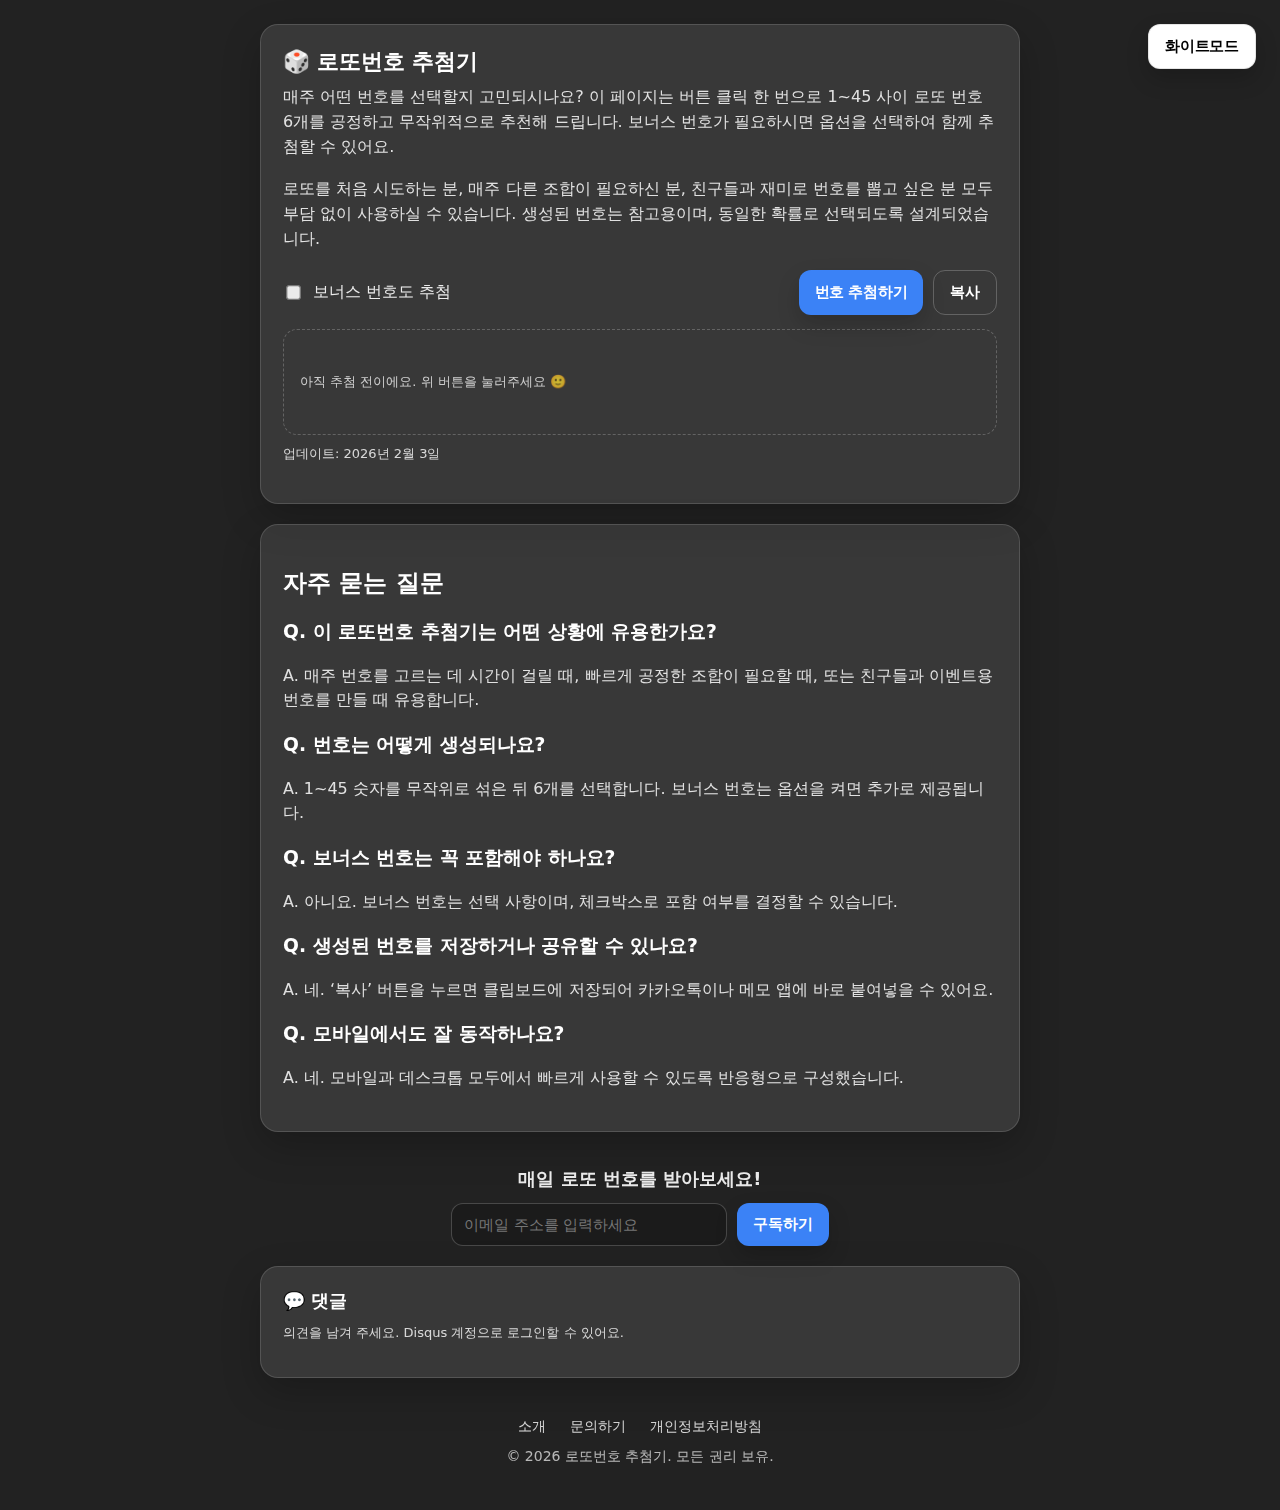
<file: index.html>
<!doctype html>
<html lang="ko">
<head>
  <meta charset="utf-8" />
  <meta name="viewport" content="width=device-width, initial-scale=1" />
  <title>로또번호 추첨기 | 무료 로또 번호 6개 생성</title>
  <meta name="description" content="버튼 한 번으로 1~45 사이 로또 번호 6개를 무작위로 생성합니다. 보너스 번호 포함 여부도 선택할 수 있어요.">
  <meta name="keywords" content="로또, 로또번호, 로또번호 추첨기, 로또번호 생성기, 무료 로또">
  <link rel="canonical" href="https://productbuilder1-2wa.pages.dev/" />
  <meta property="og:site_name" content="로또번호 추첨기">
  <meta property="og:title" content="로또번호 추첨기 | 무료 로또 번호 6개 생성">
  <meta property="og:description" content="버튼 한 번으로 1~45 사이 로또 번호 6개를 무작위로 생성합니다. 보너스 번호 포함 여부도 선택할 수 있어요.">
  <meta property="og:image" content="https://productbuilder1-2wa.pages.dev/favicon.svg">
  <meta property="og:url" content="https://productbuilder1-2wa.pages.dev/">
  <meta property="og:type" content="website">
  <meta name="twitter:card" content="summary_large_image">
  <meta name="twitter:title" content="로또번호 추첨기 | 무료 로또 번호 6개 생성">
  <meta name="twitter:description" content="버튼 한 번으로 1~45 사이 로또 번호 6개를 무작위로 생성합니다. 보너스 번호 포함 여부도 선택할 수 있어요.">
  <meta name="twitter:image" content="https://productbuilder1-2wa.pages.dev/favicon.svg">
  <meta name="naver-site-verification" content="d7fdec3fb6d5fc772af21d9da0bc56d8f49df584" />
  <link rel="icon" href="/favicon.svg" type="image/svg+xml" sizes="any">
  <link rel="apple-touch-icon" href="/favicon.svg">
  <link rel="preload" href="style.css" as="style">
  <link rel="stylesheet" href="style.css" media="print" onload="this.media='all'">
  <noscript><link rel="stylesheet" href="style.css"></noscript>
  <script>
    (function () {
      var primaryHost = "productbuilder1-2wa.pages.dev";
      var host = window.location.hostname;
      if (host && host !== primaryHost && host !== "localhost" && host !== "127.0.0.1") {
        var target = "https://" + primaryHost + window.location.pathname + window.location.search + window.location.hash;
        window.location.replace(target);
      }
    })();
  </script>
  <script type="application/ld+json">
    {
      "@context": "https://schema.org",
      "@graph": [
        {
          "@type": "WebSite",
          "@id": "https://productbuilder1-2wa.pages.dev/#website",
          "name": "로또번호 추첨기",
          "url": "https://productbuilder1-2wa.pages.dev/",
          "inLanguage": "ko",
          "description": "버튼 한 번으로 1~45 사이 로또 번호 6개를 무작위로 생성합니다. 보너스 번호 포함 여부도 선택할 수 있어요."
        },
        {
          "@type": "WebPage",
          "@id": "https://productbuilder1-2wa.pages.dev/#webpage",
          "name": "로또번호 추첨기 | 무료 로또 번호 6개 생성",
          "url": "https://productbuilder1-2wa.pages.dev/",
          "inLanguage": "ko",
          "description": "버튼 한 번으로 1~45 사이 로또 번호 6개를 무작위로 생성합니다. 보너스 번호 포함 여부도 선택할 수 있어요.",
          "isPartOf": {
            "@id": "https://productbuilder1-2wa.pages.dev/#website"
          }
        }
      ]
    }
  </script>
  <script async src="https://pagead2.googlesyndication.com/pagead/js/adsbygoogle.js?client=ca-pub-6010797332920736"
     crossorigin="anonymous"></script>
  <!-- Google tag (gtag.js) -->
  <script async src="https://www.googletagmanager.com/gtag/js?id=G-41WW1TN2V0"></script>
  <script>
    window.dataLayer = window.dataLayer || [];
    function gtag(){dataLayer.push(arguments);}
    gtag('js', new Date());

    gtag('config', 'G-41WW1TN2V0');
  </script>
  <script type="text/javascript">
    (function(c,l,a,r,i,t,y){
        c[a]=c[a]||function(){(c[a].q=c[a].q||[]).push(arguments)};
        t=l.createElement(r);t.async=1;t.src="https://www.clarity.ms/tag/"+i;
        y=l.getElementsByTagName(r)[0];y.parentNode.insertBefore(t,y);
    })(window, document, "clarity", "script", "va45gzot95");
  </script>
</head>

<body>
  <div class="theme-container">
    <button id="themeBtn" type="button"></button>
  </div>

  <main class="card">
    <h1>🎲 로또번호 추첨기</h1>
    <p>
      매주 어떤 번호를 선택할지 고민되시나요? 이 페이지는 버튼 클릭 한 번으로 1~45 사이 로또 번호 6개를
      공정하고 무작위적으로 추천해 드립니다. 보너스 번호가 필요하시면 옵션을 선택하여 함께 추첨할 수 있어요.
    </p>
    <p>
      로또를 처음 시도하는 분, 매주 다른 조합이 필요하신 분, 친구들과 재미로 번호를 뽑고 싶은 분 모두
      부담 없이 사용하실 수 있습니다. 생성된 번호는 참고용이며, 동일한 확률로 선택되도록 설계되었습니다.
    </p>

    <div class="row">
      <div class="left">
        <input id="bonusToggle" type="checkbox" />
        <label for="bonusToggle">보너스 번호도 추첨</label>
      </div>

      <div class="actions">
        <button id="drawBtn" class="primary" type="button">번호 추첨하기</button>
        <button id="copyBtn" class="ghost" type="button">복사</button>
      </div>
    </div>

    <div id="result" class="numbers" aria-live="polite">
      <span class="hint">아직 추첨 전이에요. 위 버튼을 눌러주세요 🙂</span>
    </div>

    <div class="meta" id="meta"></div>
    <p class="meta" style="margin-top: 6px;">업데이트: 2026년 2월 3일</p>
  </main>
  
  <section class="card" aria-label="자주 묻는 질문">
    <h2>자주 묻는 질문</h2>
    <div class="faq">
      <h3>Q. 이 로또번호 추첨기는 어떤 상황에 유용한가요?</h3>
      <p>A. 매주 번호를 고르는 데 시간이 걸릴 때, 빠르게 공정한 조합이 필요할 때, 또는 친구들과 이벤트용 번호를 만들 때 유용합니다.</p>
      <h3>Q. 번호는 어떻게 생성되나요?</h3>
      <p>A. 1~45 숫자를 무작위로 섞은 뒤 6개를 선택합니다. 보너스 번호는 옵션을 켜면 추가로 제공됩니다.</p>
      <h3>Q. 보너스 번호는 꼭 포함해야 하나요?</h3>
      <p>A. 아니요. 보너스 번호는 선택 사항이며, 체크박스로 포함 여부를 결정할 수 있습니다.</p>
      <h3>Q. 생성된 번호를 저장하거나 공유할 수 있나요?</h3>
      <p>A. 네. ‘복사’ 버튼을 누르면 클립보드에 저장되어 카카오톡이나 메모 앱에 바로 붙여넣을 수 있어요.</p>
      <h3>Q. 모바일에서도 잘 동작하나요?</h3>
      <p>A. 네. 모바일과 데스크톱 모두에서 빠르게 사용할 수 있도록 반응형으로 구성했습니다.</p>
    </div>
  </section>

  <div class="subscribe-container">
      <h2>매일 로또 번호를 받아보세요!</h2>
      <form action="https://formspree.io/f/xkobjbrd" method="POST" class="subscribe-form">
        <input type="hidden" name="subject" value="매일 로또 번호 구독">
        <input type="email" name="email" placeholder="이메일 주소를 입력하세요" required>
        <button type="submit">구독하기</button>
      </form>
      <!-- AddToAny BEGIN -->
      <div class="a2a_kit a2a_kit_size_32 a2a_default_style" aria-label="SNS 공유">
        <a class="a2a_dd" href="https://www.addtoany.com/share"></a>
        <a class="a2a_button_facebook"></a>
        <a class="a2a_button_kakao"></a>
        <a class="a2a_button_reddit"></a>
        <a class="a2a_button_twitter"></a>
        <a class="a2a_button_threads"></a>
        <a class="a2a_button_whatsapp"></a>
        <a class="a2a_button_linkedin"></a>
        <a class="a2a_button_line"></a>
        <a class="a2a_button_copy_link"></a>
      </div>
      <script defer src="https://static.addtoany.com/menu/page.js"></script>
      <!-- AddToAny END -->
  </div>

  <section class="card comments-card" aria-label="댓글">
    <h2>💬 댓글</h2>
    <p>의견을 남겨 주세요. Disqus 계정으로 로그인할 수 있어요.</p>
    <div id="disqus_thread"></div>
  </section>

  <footer style="text-align: center; margin-top: 20px; font-size: 14px; opacity: 0.8;">
    <a href="about.html" style="color: inherit; margin: 0 10px;">소개</a>
    <a href="contact.html" style="color: inherit; margin: 0 10px;">문의하기</a>
    <a href="privacy.html" style="color: inherit; margin: 0 10px;">개인정보처리방침</a>
    <p style="margin-top: 10px;">© 2026 로또번호 추첨기. 모든 권리 보유.</p>
  </footer>

  <script>
    /**
    *  RECOMMENDED CONFIGURATION VARIABLES: EDIT AND UNCOMMENT THE SECTION BELOW TO INSERT DYNAMIC VALUES FROM YOUR PLATFORM OR CMS.
    *  LEARN WHY DEFINING THESE VARIABLES IS IMPORTANT: https://disqus.com/admin/universalcode/#configuration-variables    */
    var disqus_config = function () {
      const canonicalUrl = window.location.href.split("#")[0];
      this.page.url = canonicalUrl;
      this.page.identifier = window.location.pathname || canonicalUrl;
    };
    (function() { // DON'T EDIT BELOW THIS LINE
    var d = document, s = d.createElement('script');
    s.src = 'https://lotterysubstription.disqus.com/embed.js';
    s.setAttribute('data-timestamp', +new Date());
    (d.head || d.body).appendChild(s);
    })();
  </script>
  <noscript>Please enable JavaScript to view the <a href="https://disqus.com/?ref_noscript">comments powered by Disqus.</a></noscript>

  <script>
    const $ = (sel) => document.querySelector(sel);

    // Theme Toggle
    const themeBtn = $("#themeBtn");
    const body = document.body;

    function applyTheme(theme) {
      if (theme === 'light') {
        body.classList.add("light-mode");
        themeBtn.textContent = "다크모드";
      } else {
        body.classList.remove("light-mode");
        themeBtn.textContent = "화이트모드";
      }
    }

    themeBtn.addEventListener("click", () => {
      const currentTheme = body.classList.contains("light-mode") ? 'light' : 'dark';
      const newTheme = currentTheme === 'light' ? 'dark' : 'light';
      localStorage.setItem("theme", newTheme);
      applyTheme(newTheme);
    });

    // Apply saved theme on load
    const savedTheme = localStorage.getItem("theme") || 'dark';
    applyTheme(savedTheme);


    // Lotto App Logic
    function drawLotto(includeBonus = false) {
      const pool = Array.from({ length: 45 }, (_, i) => i + 1);

      // Fisher–Yates shuffle
      for (let i = pool.length - 1; i > 0; i--) {
        const j = Math.floor(Math.random() * (i + 1));
        [pool[i], pool[j]] = [pool[j], pool[i]];
      }

      const main = pool.slice(0, 6).sort((a, b) => a - b);
      const bonus = includeBonus ? pool[6] : null;
      return { main, bonus };
    }

    // 번호에 따른 색 클래스 반환
    function colorClass(n) {
      if (n <= 10) return "c1";
      if (n <= 20) return "c2";
      if (n <= 30) return "c3";
      if (n <= 40) return "c4";
      return "c5"; // 41~45
    }

    function makeBall(n) {
      const ball = document.createElement("div");
      ball.className = `ball ${colorClass(n)}`;
      ball.textContent = n;
      return ball;
    }

    function render({ main, bonus }) {
      const result = $("#result");
      result.innerHTML = "";

      main.forEach((n) => result.appendChild(makeBall(n)));

      if (bonus !== null) {
        const sep = document.createElement("div");
        sep.className = "sep";
        sep.textContent = "+";
        result.appendChild(sep);

        result.appendChild(makeBall(bonus));
      }

      const now = new Date();
      $("#meta").textContent = `추첨 시간: ${now.toLocaleString("ko-KR")}`;
    }

    function toText({ main, bonus }) {
      return bonus !== null
        ? `${main.join(", ")} + 보너스 ${bonus}`
        : main.join(", ");
    }

    let last = null;

    $("#drawBtn").addEventListener("click", () => {
      const includeBonus = $("#bonusToggle").checked;
      last = drawLotto(includeBonus);
      render(last);
    });

    $("#copyBtn").addEventListener("click", async () => {
      if (!last) {
        alert("먼저 번호를 추첨해 주세요!");
        return;
      }
      try {
        await navigator.clipboard.writeText(toText(last));
        alert("클립보드에 복사했어요!");
      } catch (e) {
        // fallback
        const ta = document.createElement("textarea");
        ta.value = toText(last);
        document.body.appendChild(ta);
        ta.select();
        document.execCommand("copy");
        ta.remove();
        alert("복사했어요!");
      }
    });
  </script>
  <script type="application/ld+json">
    {
      "@context": "https://schema.org",
      "@type": "FAQPage",
      "mainEntity": [
        {
          "@type": "Question",
          "name": "이 로또번호 추첨기는 어떤 상황에 유용한가요?",
          "acceptedAnswer": {
            "@type": "Answer",
            "text": "매주 번호를 고르는 데 시간이 걸릴 때, 빠르게 공정한 조합이 필요할 때, 또는 친구들과 이벤트용 번호를 만들 때 유용합니다."
          }
        },
        {
          "@type": "Question",
          "name": "번호는 어떻게 생성되나요?",
          "acceptedAnswer": {
            "@type": "Answer",
            "text": "1~45 숫자를 무작위로 섞은 뒤 6개를 선택합니다. 보너스 번호는 옵션을 켜면 추가로 제공됩니다."
          }
        },
        {
          "@type": "Question",
          "name": "보너스 번호는 꼭 포함해야 하나요?",
          "acceptedAnswer": {
            "@type": "Answer",
            "text": "아니요. 보너스 번호는 선택 사항이며, 체크박스로 포함 여부를 결정할 수 있습니다."
          }
        },
        {
          "@type": "Question",
          "name": "생성된 번호를 저장하거나 공유할 수 있나요?",
          "acceptedAnswer": {
            "@type": "Answer",
            "text": "네. ‘복사’ 버튼을 누르면 클립보드에 저장되어 카카오톡이나 메모 앱에 바로 붙여넣을 수 있어요."
          }
        },
        {
          "@type": "Question",
          "name": "모바일에서도 잘 동작하나요?",
          "acceptedAnswer": {
            "@type": "Answer",
            "text": "네. 모바일과 데스크톱 모두에서 빠르게 사용할 수 있도록 반응형으로 구성했습니다."
          }
        }
      ]
    }
  </script>

  <script>
    window.Userback = window.Userback || {};
    Userback.access_token = "A-sgMCnjnw3FwRrWy8Y0mwKq0xt";
    (function(d) {
      var s = d.createElement('script');s.async = true;s.src = 'https://static.userback.io/widget/v1.js';(d.head || d.body).appendChild(s);
    })(document);
  </script>
</body>
</html>
</file>
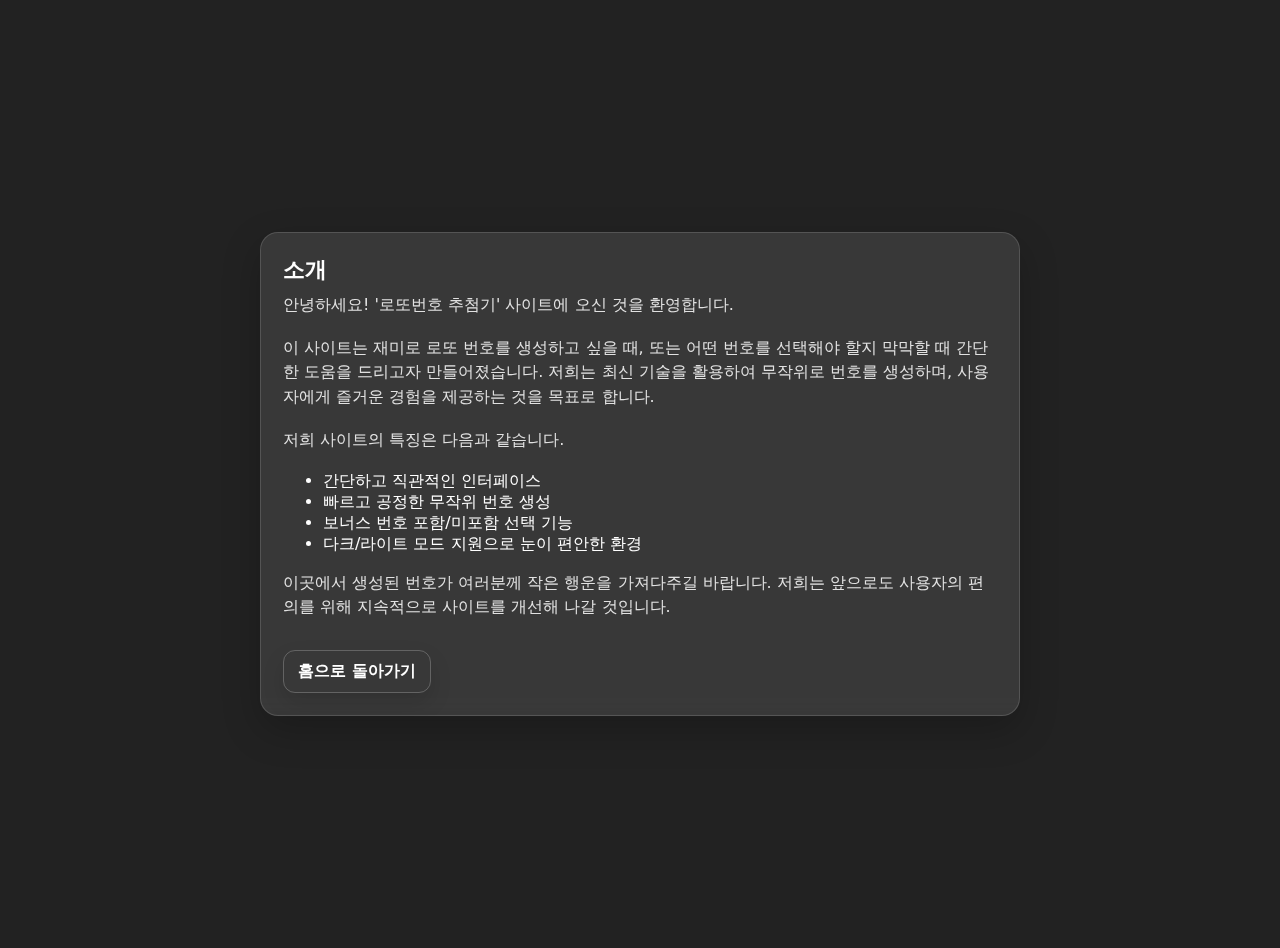
<file: about.html>
<!doctype html>
<html lang="ko">
<head>
  <meta charset="utf-8" />
  <meta name="viewport" content="width=device-width, initial-scale=1" />
  <title>소개 - 로또번호 추첨기</title>
  <meta name="description" content="로또번호 추첨기 사이트를 소개합니다. 저희는 사용자에게 즐거운 경험을 제공하는 것을 목표로 합니다.">
  <link rel="canonical" href="https://lotterysubstription.web.app/about.html" />
  <link rel="icon" href="favicon.svg" type="image/svg+xml">
  <link rel="stylesheet" href="style.css">
  <!-- Google tag (gtag.js) -->
  <script async src="https://www.googletagmanager.com/gtag/js?id=G-41WW1TN2V0"></script>
  <script>
    window.dataLayer = window.dataLayer || [];
    function gtag(){dataLayer.push(arguments);}
    gtag('js', new Date());

    gtag('config', 'G-41WW1TN2V0');
  </script>
  <script type="text/javascript">
    (function(c,l,a,r,i,t,y){
        c[a]=c[a]||function(){(c[a].q=c[a].q||[]).push(arguments)};
        t=l.createElement(r);t.async=1;t.src="https://www.clarity.ms/tag/"+i;
        y=l.getElementsByTagName(r)[0];y.parentNode.insertBefore(t,y);
    })(window, document, "clarity", "script", "va45gzot95");
  </script>
</head>
<body>
  <main class="card">
    <h1>소개</h1>
    <p>안녕하세요! '로또번호 추첨기' 사이트에 오신 것을 환영합니다.</p>
    <p>이 사이트는 재미로 로또 번호를 생성하고 싶을 때, 또는 어떤 번호를 선택해야 할지 막막할 때 간단한 도움을 드리고자 만들어졌습니다. 저희는 최신 기술을 활용하여 무작위로 번호를 생성하며, 사용자에게 즐거운 경험을 제공하는 것을 목표로 합니다.</p>
    <p>저희 사이트의 특징은 다음과 같습니다.</p>
    <ul>
      <li>간단하고 직관적인 인터페이스</li>
      <li>빠르고 공정한 무작위 번호 생성</li>
      <li>보너스 번호 포함/미포함 선택 기능</li>
      <li>다크/라이트 모드 지원으로 눈이 편안한 환경</li>
    </ul>
    <p>이곳에서 생성된 번호가 여러분께 작은 행운을 가져다주길 바랍니다. 저희는 앞으로도 사용자의 편의를 위해 지속적으로 사이트를 개선해 나갈 것입니다.</p>
    <a href="index.html" class="link-button">홈으로 돌아가기</a>
  </main>
</body>
</html>
</file>
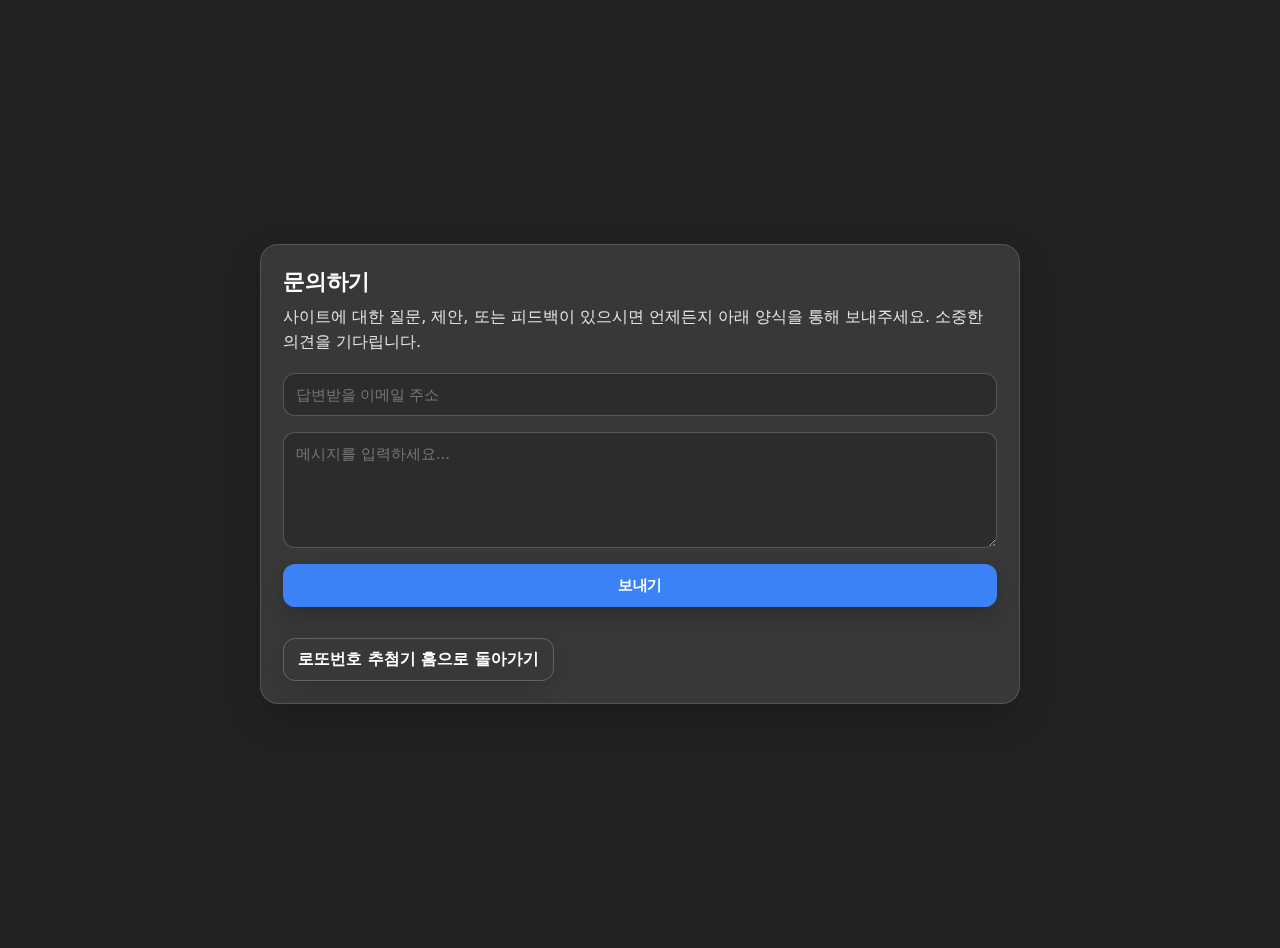
<file: contact.html>
<!doctype html>
<html lang="ko">
<head>
  <meta charset="utf-8" />
  <meta name="viewport" content="width=device-width, initial-scale=1" />
  <title>문의하기 | 로또번호 추첨기</title>
  <meta name="description" content="로또번호 추첨기 사용 중 문의 사항이나 제안이 있다면 연락해 주세요. 빠르게 답변드리겠습니다.">
  <meta name="keywords" content="로또번호 추첨기, 문의, 피드백, 제안">
  <link rel="canonical" href="https://478334c9.productbuilder1-2wa.pages.dev/contact.html" />
  <meta property="og:title" content="문의하기 - 로또번호 추첨기">
  <meta property="og:description" content="로또번호 추첨기에 대한 질문, 제안, 또는 피드백이 있으시면 언제든지 문의해주세요.">
  <meta property="og:image" content="https://478334c9.productbuilder1-2wa.pages.dev/favicon.svg">
  <meta property="og:url" content="https://478334c9.productbuilder1-2wa.pages.dev/contact.html">
  <meta property="og:type" content="website">
  <meta name="twitter:card" content="summary_large_image">
  <meta name="twitter:title" content="문의하기 - 로또번호 추첨기">
  <meta name="twitter:description" content="로또번호 추첨기에 대한 질문, 제안, 또는 피드백이 있으시면 언제든지 문의해주세요.">
  <meta name="twitter:image" content="https://478334c9.productbuilder1-2wa.pages.dev/favicon.svg">
  <link rel="icon" href="favicon.svg" type="image/svg+xml">
  <link rel="stylesheet" href="style.css">
  <!-- Google tag (gtag.js) -->
  <script async src="https://www.googletagmanager.com/gtag/js?id=G-41WW1TN2V0"></script>
  <script>
    window.dataLayer = window.dataLayer || [];
    function gtag(){dataLayer.push(arguments);}
    gtag('js', new Date());

    gtag('config', 'G-41WW1TN2V0');
  </script>
  <script type="text/javascript">
    (function(c,l,a,r,i,t,y){
        c[a]=c[a]||function(){(c[a].q=c[a].q||[]).push(arguments)};
        t=l.createElement(r);t.async=1;t.src="https://www.clarity.ms/tag/"+i;
        y=l.getElementsByTagName(r)[0];y.parentNode.insertBefore(t,y);
    })(window, document, "clarity", "script", "va45gzot95");
  </script>
</head>
<body>
  <main class="card">
    <h1>문의하기</h1>
    <p>사이트에 대한 질문, 제안, 또는 피드백이 있으시면 언제든지 아래 양식을 통해 보내주세요. 소중한 의견을 기다립니다.</p>
    <form action="https://formspree.io/f/YOUR_FORMSPREE_ID" method="POST" class="subscribe-form" style="flex-direction: column; align-items: stretch; gap: 16px;">
      <input type="email" name="email" placeholder="답변받을 이메일 주소" required>
      <textarea name="message" rows="5" placeholder="메시지를 입력하세요..." required style="padding: 12px; border-radius: 12px; border: 1px solid var(--input-border); background-color: var(--input-bg); color: var(--text); font-size: 15px; font-family: inherit;"></textarea>
      <button type="submit">보내기</button>
    </form>
    <br>
    <a href="/" class="link-button">로또번호 추첨기 홈으로 돌아가기</a>
  </main>
</body>
</html>
</file>
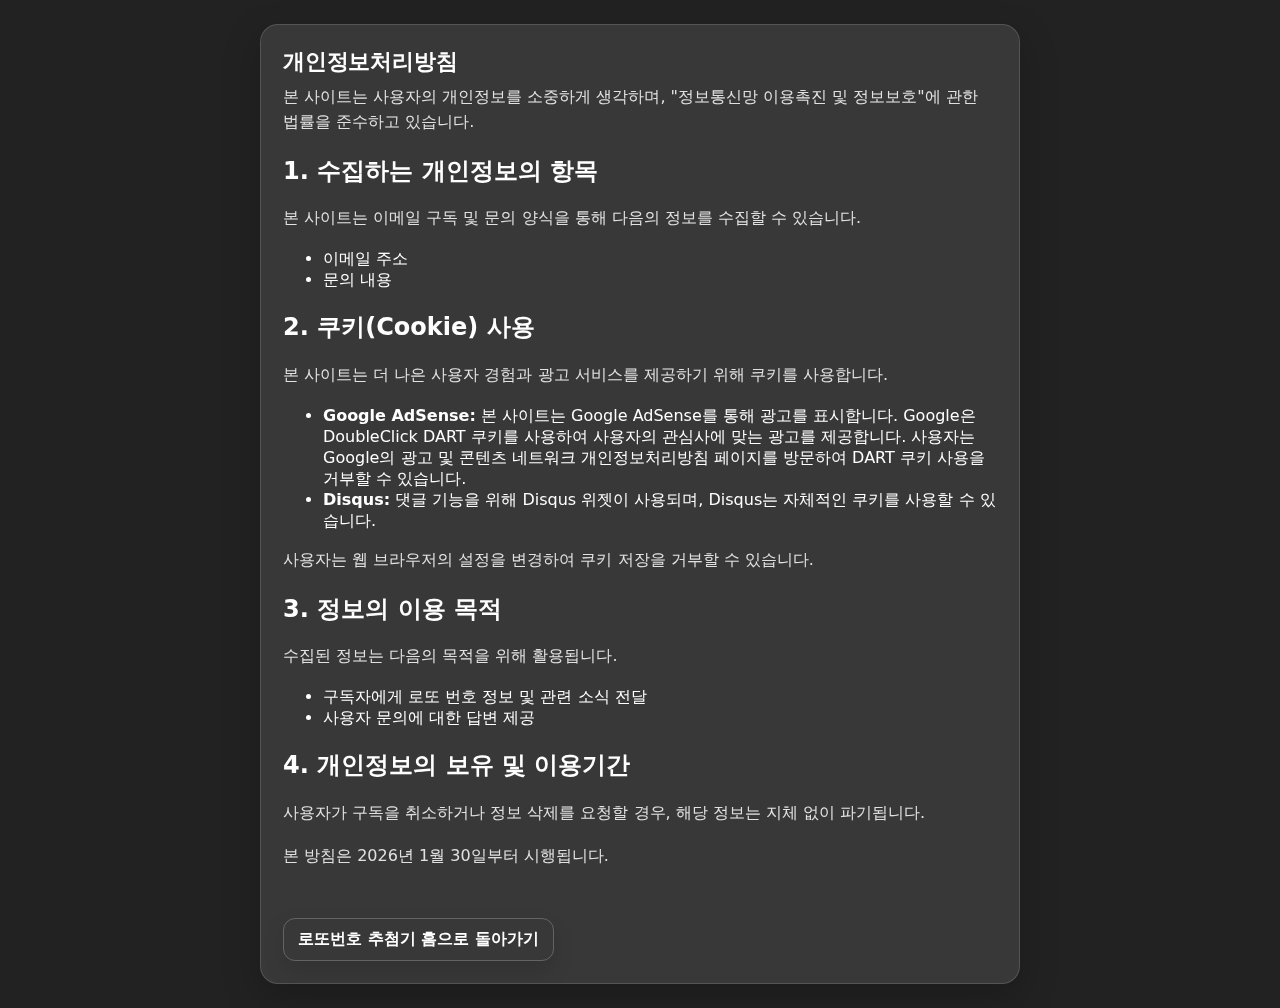
<file: privacy.html>
<!doctype html>
<html lang="ko">
<head>
  <meta charset="utf-8" />
  <meta name="viewport" content="width=device-width, initial-scale=1" />
  <title>개인정보처리방침 | 로또번호 추첨기</title>
  <meta name="description" content="로또번호 추첨기의 개인정보 수집 항목과 이용 목적, 보관 기간을 안내합니다.">
  <meta name="keywords" content="개인정보처리방침, 로또번호 추첨기, 개인정보, 쿠키">
  <link rel="canonical" href="https://productbuilder1-2wa.pages.dev/privacy.html" />
  <meta property="og:site_name" content="로또번호 추첨기">
  <meta property="og:title" content="개인정보처리방침 - 로또번호 추첨기">
  <meta property="og:description" content="로또번호 추첨기의 개인정보처리방침입니다. 사용자의 개인정보를 소중하게 생각하며 관련 법률을 준수합니다.">
  <meta property="og:image" content="https://productbuilder1-2wa.pages.dev/favicon.svg">
  <meta property="og:url" content="https://productbuilder1-2wa.pages.dev/privacy.html">
  <meta property="og:type" content="website">
  <meta name="twitter:card" content="summary_large_image">
  <meta name="twitter:title" content="개인정보처리방침 - 로또번호 추첨기">
  <meta name="twitter:description" content="로또번호 추첨기의 개인정보처리방침입니다. 사용자의 개인정보를 소중하게 생각하며 관련 법률을 준수합니다.">
  <meta name="twitter:image" content="https://productbuilder1-2wa.pages.dev/favicon.svg">
  <link rel="icon" href="/favicon.svg" type="image/svg+xml" sizes="any">
  <link rel="apple-touch-icon" href="/favicon.svg">
  <link rel="preload" href="style.css" as="style">
  <link rel="stylesheet" href="style.css" media="print" onload="this.media='all'">
  <noscript><link rel="stylesheet" href="style.css"></noscript>
  <script>
    (function () {
      var primaryHost = "productbuilder1-2wa.pages.dev";
      var host = window.location.hostname;
      if (host && host !== primaryHost && host !== "localhost" && host !== "127.0.0.1") {
        var target = "https://" + primaryHost + window.location.pathname + window.location.search + window.location.hash;
        window.location.replace(target);
      }
    })();
  </script>
  <script type="application/ld+json">
    {
      "@context": "https://schema.org",
      "@type": "PrivacyPolicy",
      "name": "개인정보처리방침 | 로또번호 추첨기",
      "url": "https://productbuilder1-2wa.pages.dev/privacy.html",
      "inLanguage": "ko",
      "description": "로또번호 추첨기의 개인정보 수집 항목과 이용 목적, 보관 기간을 안내합니다.",
      "isPartOf": {
        "@type": "WebSite",
        "name": "로또번호 추첨기",
        "url": "https://productbuilder1-2wa.pages.dev/"
      }
    }
  </script>
  <!-- Google tag (gtag.js) -->
  <script async src="https://www.googletagmanager.com/gtag/js?id=G-41WW1TN2V0"></script>
  <script>
    window.dataLayer = window.dataLayer || [];
    function gtag(){dataLayer.push(arguments);}
    gtag('js', new Date());

    gtag('config', 'G-41WW1TN2V0');
  </script>
  <script type="text/javascript">
    (function(c,l,a,r,i,t,y){
        c[a]=c[a]||function(){(c[a].q=c[a].q||[]).push(arguments)};
        t=l.createElement(r);t.async=1;t.src="https://www.clarity.ms/tag/"+i;
        y=l.getElementsByTagName(r)[0];y.parentNode.insertBefore(t,y);
    })(window, document, "clarity", "script", "va45gzot95");
  </script>
</head>
<body>
  <main class="card">
    <h1>개인정보처리방침</h1>
    <p>본 사이트는 사용자의 개인정보를 소중하게 생각하며, "정보통신망 이용촉진 및 정보보호"에 관한 법률을 준수하고 있습니다.</p>

    <h2>1. 수집하는 개인정보의 항목</h2>
    <p>본 사이트는 이메일 구독 및 문의 양식을 통해 다음의 정보를 수집할 수 있습니다.</p>
    <ul>
      <li>이메일 주소</li>
      <li>문의 내용</li>
    </ul>

    <h2>2. 쿠키(Cookie) 사용</h2>
    <p>본 사이트는 더 나은 사용자 경험과 광고 서비스를 제공하기 위해 쿠키를 사용합니다.</p>
    <ul>
      <li><strong>Google AdSense:</strong> 본 사이트는 Google AdSense를 통해 광고를 표시합니다. Google은 DoubleClick DART 쿠키를 사용하여 사용자의 관심사에 맞는 광고를 제공합니다. 사용자는 Google의 광고 및 콘텐츠 네트워크 개인정보처리방침 페이지를 방문하여 DART 쿠키 사용을 거부할 수 있습니다.</li>
      <li><strong>Disqus:</strong> 댓글 기능을 위해 Disqus 위젯이 사용되며, Disqus는 자체적인 쿠키를 사용할 수 있습니다.</li>
    </ul>
    <p>사용자는 웹 브라우저의 설정을 변경하여 쿠키 저장을 거부할 수 있습니다.</p>

    <h2>3. 정보의 이용 목적</h2>
    <p>수집된 정보는 다음의 목적을 위해 활용됩니다.</p>
    <ul>
      <li>구독자에게 로또 번호 정보 및 관련 소식 전달</li>
      <li>사용자 문의에 대한 답변 제공</li>
    </ul>
    
    <h2>4. 개인정보의 보유 및 이용기간</h2>
    <p>사용자가 구독을 취소하거나 정보 삭제를 요청할 경우, 해당 정보는 지체 없이 파기됩니다.</p>
    
    <p>본 방침은 2026년 1월 30일부터 시행됩니다.</p>
    <br>
    <a href="/" class="link-button">로또번호 추첨기 홈으로 돌아가기</a>
  </main>
</body>
</html>
</file>
<file: style.css>
:root {
      color-scheme: light dark;

      --bg: #222;
      --text: #fff;
      --card-bg: rgba(255,255,255,.1);
      --card-border: rgba(255,255,255,.14);
      --ghost-border: rgba(255,255,255,.22);
      --ball-text: #111;
      --input-bg: rgba(0,0,0,.2);
      --input-border: rgba(255,255,255,.2);
    }

    body.light-mode {
      --bg: #f0f0f0;
      --text: #333;
      --card-bg: rgba(255,255,255,.6);
      --card-border: rgba(0,0,0,.1);
      --input-bg: rgba(255,255,255,.8);
      --input-border: rgba(0,0,0,.1);
    }
    
    body{
      font-family: system-ui, -apple-system, Segoe UI, Roboto, "Noto Sans KR", sans-serif;
      margin:0; padding:24px;
      min-height:100vh;
      display: flex;
      flex-direction: column;
      justify-content: center;
      align-items: center;
      gap: 20px;
      background: var(--bg);
      color: var(--text);
    }

    .theme-container{
      position: fixed;
      top: 24px;
      right: 24px;
    }

    #themeBtn{
      background: #fff;
      color: #000;
      border: 1px solid rgba(0,0,0,.1);
    }
    body.light-mode #themeBtn{
      background: #000;
      color: #fff;
      border: 1px solid rgba(255,255,255,.14);
    }

    .card{
      width:min(760px, 100%);
      border:1px solid var(--card-border);
      border-radius:18px;
      padding:22px;
      background: var(--card-bg);
      box-shadow: 0 14px 38px rgba(0,0,0,.22);
      backdrop-filter: blur(8px);
      box-sizing: border-box;
    }

    h1{ margin:0 0 8px; font-size:22px; letter-spacing:-.2px; }
    p{ margin:0 0 18px; opacity:.85; line-height:1.55; }

    .row{
      display:flex; align-items:center; justify-content:space-between;
      gap:12px; flex-wrap:wrap;
      margin-bottom:14px;
    }

    .left{
      display:flex; align-items:center; gap:10px; flex-wrap:wrap;
      opacity:.9;
    }
    label{ cursor:pointer; }

    .actions{ display:flex; gap:10px; flex-wrap:wrap; }

    button{
      cursor:pointer;
      border:0;
      padding:12px 16px;
      border-radius:12px;
      font-weight:800;
      font-size:15px;
      letter-spacing:-.2px;
      transition: transform .06s ease, filter .2s ease, background .2s ease, color .2s ease;
      box-shadow: 0 10px 22px rgba(0,0,0,.18);
    }
    button:active{ transform: translateY(1px); }

    .primary{ background:#3b82f6; color:#fff; }
    .ghost{
      background:transparent;
      color: inherit;
      border:1px solid var(--ghost-border);
      box-shadow:none;
    }
    .ghost:hover{ filter:brightness(1.05); }

    .numbers{
      display:flex; flex-wrap:wrap; gap:10px;
      padding:16px;
      border-radius:14px;
      border:1px dashed var(--ghost-border);
      min-height:72px;
      align-items:center;
    }

    .ball{
      width:46px; height:46px;
      display:grid; place-items:center;
      border-radius:999px;
      font-weight:900;
      font-size:15px;
      user-select:none;
      box-shadow: inset 0 1px 0 rgba(255,255,255,.35),
                  0 10px 20px rgba(0,0,0,.18);
      border: 1px solid rgba(255,255,255,.18);
      color: var(--ball-text);
    }

    /* 번호 구간별 컬러(로또 느낌) */
    .c1{ background: linear-gradient(180deg, #ffe37a, #f7b733); }  /* 1~10 노랑 */
    .c2{ background: linear-gradient(180deg, #8fd3ff, #2a74ff); color:#fff; } /* 11~20 파랑 */
    .c3{ background: linear-gradient(180deg, #ff9a9a, #ef4444); color:#fff; } /* 21~30 빨강 */
    .c4{ background: linear-gradient(180deg, #e5e7eb, #9ca3af); } /* 31~40 회색 */
    .c5{ background: linear-gradient(180deg, #a7f3d0, #22c55e); } /* 41~45 초록 */

    .sep{
      opacity:.7;
      font-weight:900;
      padding:0 2px;
    }

    .meta{
      margin-top:10px;
      opacity:.8;
      font-size:13px;
      line-height:1.4;
    }

    .hint{
      opacity:.75;
      font-size:13px;
    }

    input[type="checkbox"]{ transform: scale(1.12); }
    
    .subscribe-container {
      text-align: center;
    }
    .subscribe-container h2 {
      font-size: 18px;
      margin-bottom: 12px;
      opacity: 0.9;
    }
    .subscribe-form {
      display: flex;
      gap: 10px;
      justify-content: center;
    }
    .subscribe-form input[type="email"] {
      padding: 12px;
      border-radius: 12px;
      border: 1px solid var(--input-border);
      background-color: var(--input-bg);
      color: var(--text);
      min-width: 250px;
      font-size: 15px;
    }
    .subscribe-form button {
      background-color: #3b82f6;
      color: #fff;
    }
    .link-button {
      display: inline-block;
      margin-top: 12px;
      padding: 10px 14px;
      border-radius: 12px;
      background: transparent;
      color: inherit;
      border: 1px solid var(--ghost-border);
      text-decoration: none;
      font-weight: 700;
      box-shadow: 0 10px 22px rgba(0,0,0,.12);
    }

    .comments-card h2 {
      margin: 0 0 10px;
      font-size: 18px;
      letter-spacing: -0.2px;
    }
    .comments-card p {
      margin: 0 0 12px;
      opacity: 0.8;
      font-size: 13px;
    }
    #disqus_thread {
      margin-top: 6px;
    }
    footer {
        text-align: center;
        margin-top: 20px;
        font-size: 14px;
        opacity: 0.8;
    }
    footer a {
        color: inherit;
        margin: 0 10px;
        text-decoration: none;
    }
    footer a:hover {
        text-decoration: underline;
    }
    footer p {
        margin-top: 10px;
    }
</file>
